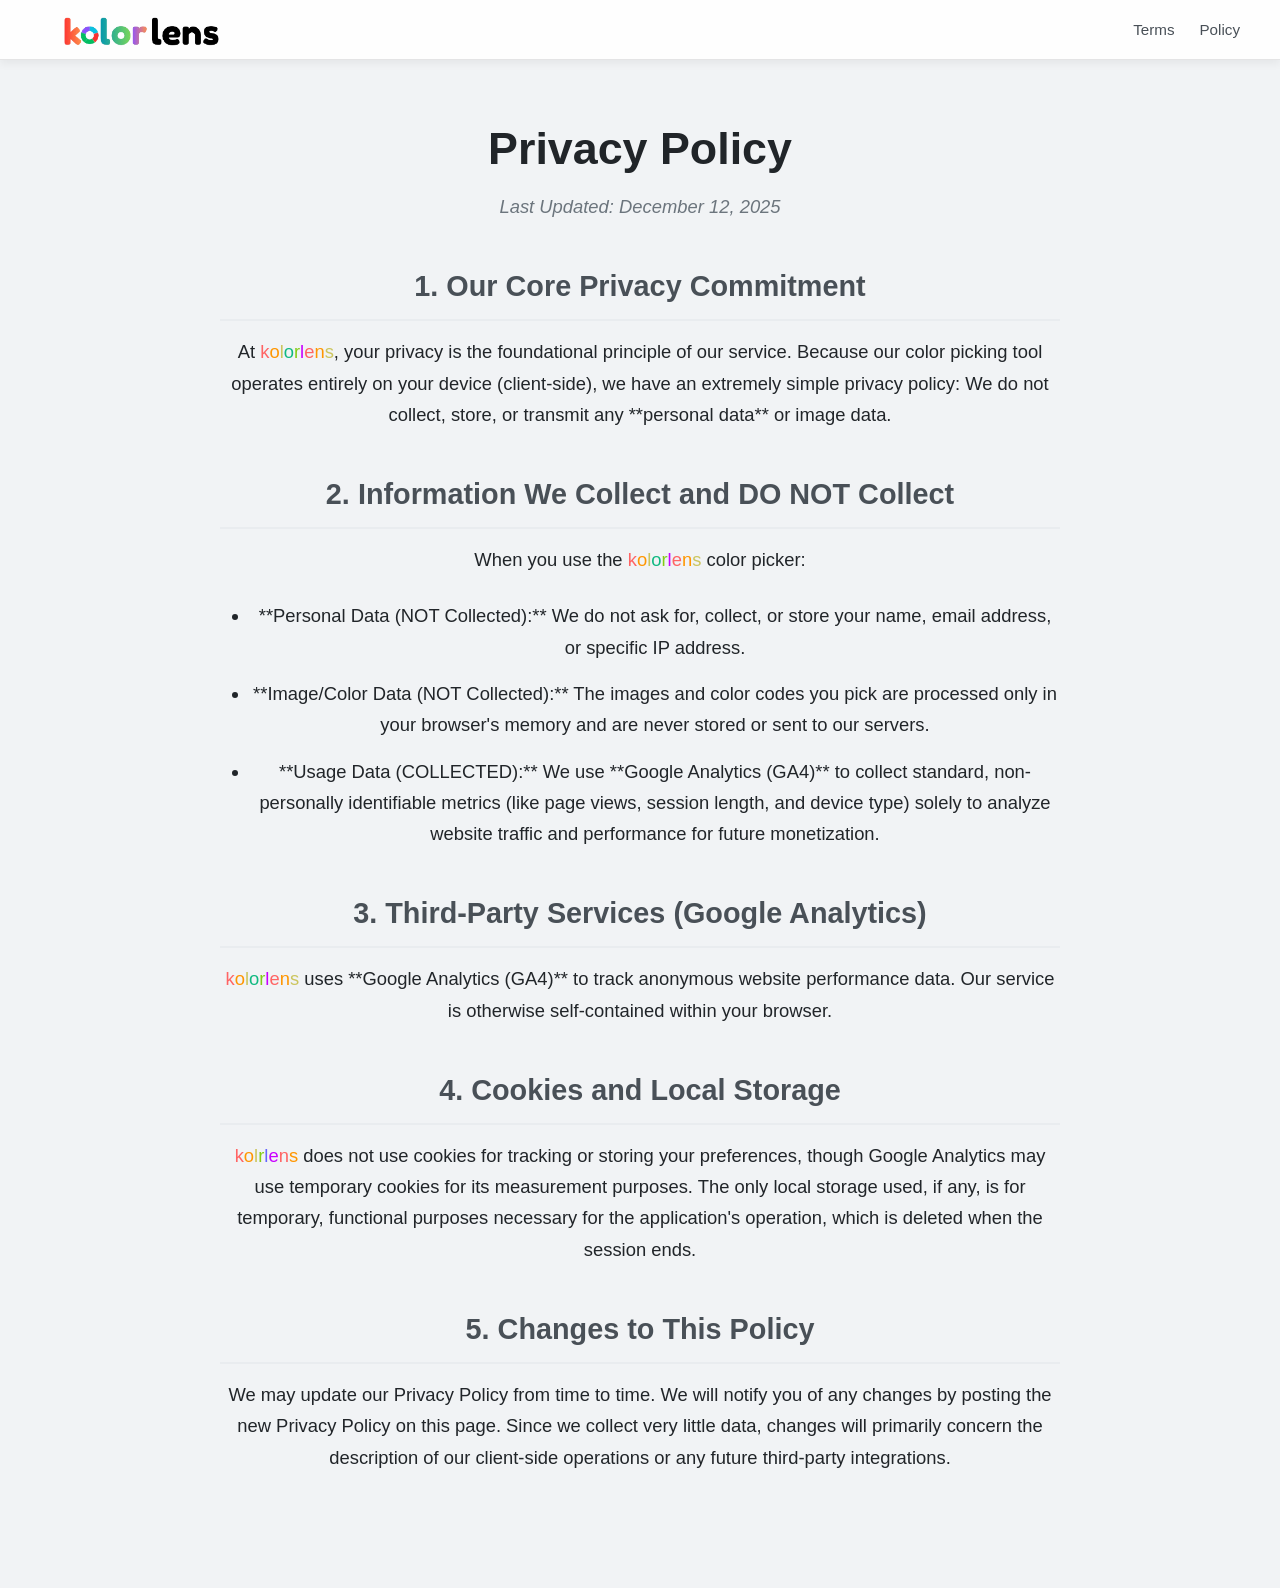
<file: privacy.html>
<!DOCTYPE html>
<html lang="en">
<head>
    <script async src="https://www.googletagmanager.com/gtag/js?id=G-WTRRFC4C4D"></script>
    <script>
      window.dataLayer = window.dataLayer || [];
      function gtag(){dataLayer.push(arguments);}
      gtag('js', new Date());
      // Your unique Measurement ID
      gtag('config', 'G-WTRRFC4C4D'); 
    </script>
    <meta charset="UTF-8">
    <meta name="viewport" content="width=device-width, initial-scale=1.0">
    <title>Privacy Policy - kolorlens</title>
    
    <link rel="icon" type="image/png" href="assets/favicon-32x32.png" sizes="32x32">
    <link rel="icon" type="image/png" href="assets/favicon-16x16.png" sizes="16x16">
    <link rel="shortcut icon" href="assets/favicon.ico" type="image/x-icon">
    <link rel="stylesheet" href="style.css"> 
    <link rel="stylesheet" href="navbar.css"> 
    <link rel="stylesheet" href="legal-pages.css"> 
</head>
<body>
    <nav class="navbar">
        <a href="index.html" class="navbar-brand">
            <img src="assets/logo.png" alt="kolorlens logo" class="navbar-logo">
        </a>
        <div class="navbar-links">
            <a href="terms.html" class="nav-link" target="_blank">Terms</a>
            <a href="privacy.html" class="nav-link" target="_blank">Policy</a>
        </div>
    </nav>
    
    <main class="content-container">
        <h1>Privacy Policy</h1>
        <p class="last-updated">Last Updated: December 12, 2025</p>

        <section>
            <h2>1. Our Core Privacy Commitment</h2>
            <p>At <span style="color: rgb(255,100,100);">k</span><span style="color: rgb(255,150,0);">o</span><span style="color: rgb(204,197,94);">l</span><span style="color: rgb(16,185,129);">o</span><span style="color: rgb(132,204,22);">r</span><span style="color: rgb(200,0,255);">l</span><span style="color: rgb(255,100,100);">e</span><span style="color: rgb(255,150,0);">n</span><span style="color: rgb(204,197,94);">s</span>, your privacy is the foundational principle of our service. Because our color picking tool operates entirely on your device (client-side), we have an extremely simple privacy policy: We do not collect, store, or transmit any **personal data** or image data.</p>
        </section>

        <section>
            <h2>2. Information We Collect and DO NOT Collect</h2>
            <p>When you use the <span style="color: rgb(255,100,100);">k</span><span style="color: rgb(255,150,0);">o</span><span style="color: rgb(204,197,94);">l</span><span style="color: rgb(16,185,129);">o</span><span style="color: rgb(132,204,22);">r</span><span style="color: rgb(200,0,255);">l</span><span style="color: rgb(255,100,100);">e</span><span style="color: rgb(255,150,0);">n</span><span style="color: rgb(204,197,94);">s</span> color picker:</p>
            <ul>
                <li>**Personal Data (NOT Collected):** We do not ask for, collect, or store your name, email address, or specific IP address.</li>
                <li>**Image/Color Data (NOT Collected):** The images and color codes you pick are processed only in your browser's memory and are never stored or sent to our servers.</li>
                <li>**Usage Data (COLLECTED):** We use **Google Analytics (GA4)** to collect standard, non-personally identifiable metrics (like page views, session length, and device type) solely to analyze website traffic and performance for future monetization.</li>
            </ul>
        </section>

        <section>
            <h2>3. Third-Party Services (Google Analytics)</h2>
            <p><span style="color: rgb(255,100,100);">k</span><span style="color: rgb(255,150,0);">o</span><span style="color: rgb(204,197,94);">l</span><span style="color: rgb(16,185,129);">o</span><span style="color: rgb(132,204,22);">r</span><span style="color: rgb(200,0,255);">l</span><span style="color: rgb(255,100,100);">e</span><span style="color: rgb(255,150,0);">n</span><span style="color: rgb(204,197,94);">s</span> uses **Google Analytics (GA4)** to track anonymous website performance data. Our service is otherwise self-contained within your browser.</p>
        </section>

        <section>
            <h2>4. Cookies and Local Storage</h2>
            <p><span style="color: rgb(255,100,100);">k</span><span style="color: rgb(255,150,0);">o</span><span style="color: rgb(204,197,94);">l</span><span style="color: rgb(132,204,22);">r</span><span style="color: rgb(100,100,255);">l</span><span style="color: rgb(200,0,255);">e</span><span style="color: rgb(255,100,100);">n</span><span style="color: rgb(255,150,0);">s</span> does not use cookies for tracking or storing your preferences, though Google Analytics may use temporary cookies for its measurement purposes. The only local storage used, if any, is for temporary, functional purposes necessary for the application's operation, which is deleted when the session ends.</p>
        </section>
        
        <section>
            <h2>5. Changes to This Policy</h2>
            <p>We may update our Privacy Policy from time to time. We will notify you of any changes by posting the new Privacy Policy on this page. Since we collect very little data, changes will primarily concern the description of our client-side operations or any future third-party integrations.</p>
        </section>
    </main>

</body>
</html>
</file>
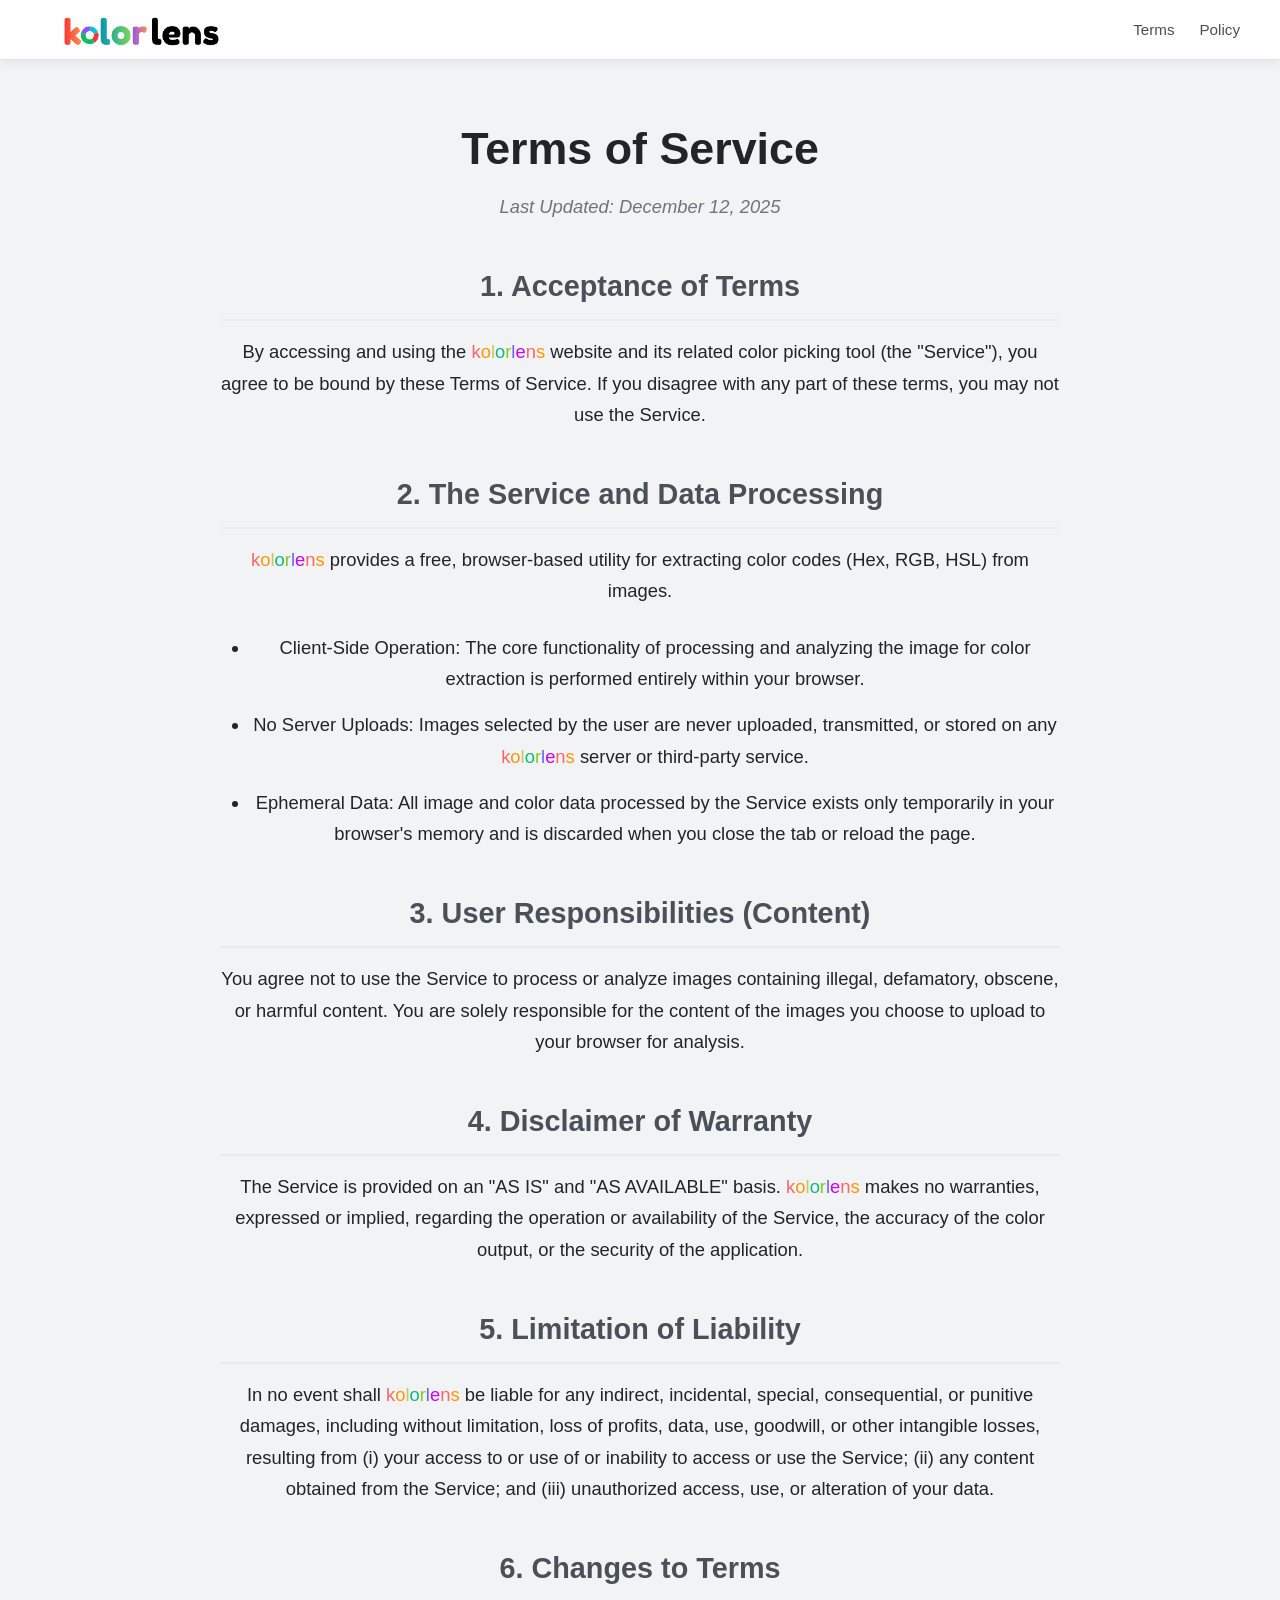
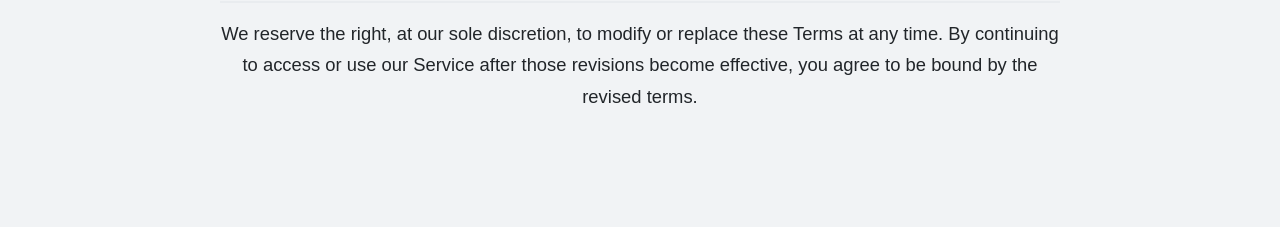
<file: terms.html>
<!DOCTYPE html>
<html lang="en">
<head>
    <script async src="https://www.googletagmanager.com/gtag/js?id=G-WTRRFC4C4D"></script>
    <script>
      window.dataLayer = window.dataLayer || [];
      function gtag(){dataLayer.push(arguments);}
      gtag('js', new Date());
      // Your unique Measurement ID
      gtag('config', 'G-WTRRFC4C4D'); 
    </script>
    <meta charset="UTF-8">
    <meta name="viewport" content="width=device-width, initial-scale=1.0">
    <title>Terms of Service - kolorlens</title>

    <link rel="icon" type="image/png" href="assets/favicon-32x32.png" sizes="32x32">
    <link rel="icon" type="image/png" href="assets/favicon-16x16.png" sizes="16x16">
    <link rel="shortcut icon" href="assets/favicon.ico" type="image/x-icon">
    <link rel="stylesheet" href="style.css"> 
    <link rel="stylesheet" href="navbar.css"> 
    <link rel="stylesheet" href="legal-pages.css"> 
</head>
<body>
    <nav class="navbar">
        <a href="index.html" class="navbar-brand">
            <img src="assets/logo.png" alt="kolorlens logo" class="navbar-logo">
        </a>
        <div class="navbar-links">
            <a href="terms.html" class="nav-link" target="_blank">Terms</a>
            <a href="privacy.html" class="nav-link" target="_blank">Policy</a>
        </div>
    </nav>
    
    <main class="content-container">
        <h1>Terms of Service</h1>
        <p class="last-updated">Last Updated: December 12, 2025</p>

        <section>
            <h2>1. Acceptance of Terms</h2>
            <p>By accessing and using the <span style="color: rgb(255,100,100);">k</span><span style="color: rgb(255,150,0);">o</span><span style="color: rgb(204,197,94);">l</span><span style="color: rgb(16,185,129);">o</span><span style="color: rgb(132,204,22);">r</span><span style="color: rgb(100,100,255);">l</span><span style="color: rgb(200,0,255);">e</span><span style="color: rgb(255,100,100);">n</span><span style="color: rgb(255,150,0);">s</span> website and its related color picking tool (the "Service"), you agree to be bound by these Terms of Service. If you disagree with any part of these terms, you may not use the Service.</p>
        </section>

        <section>
            <h2>2. The Service and Data Processing</h2>
            <p><span style="color: rgb(255,100,100);">k</span><span style="color: rgb(255,150,0);">o</span><span style="color: rgb(204,197,94);">l</span><span style="color: rgb(16,185,129);">o</span><span style="color: rgb(132,204,22);">r</span><span style="color: rgb(100,100,255);">l</span><span style="color: rgb(200,0,255);">e</span><span style="color: rgb(255,100,100);">n</span><span style="color: rgb(255,150,0);">s</span> provides a free, browser-based utility for extracting color codes (Hex, RGB, HSL) from images.</p>
            <ul>
                <li>Client-Side Operation: The core functionality of processing and analyzing the image for color extraction is performed entirely within your browser.</li>
                <li>No Server Uploads: Images selected by the user are never uploaded, transmitted, or stored on any <span style="color: rgb(255,100,100);">k</span><span style="color: rgb(255,150,0);">o</span><span style="color: rgb(204,197,94);">l</span><span style="color: rgb(16,185,129);">o</span><span style="color: rgb(132,204,22);">r</span><span style="color: rgb(100,100,255);">l</span><span style="color: rgb(200,0,255);">e</span><span style="color: rgb(255,100,100);">n</span><span style="color: rgb(255,150,0);">s</span> server or third-party service.</li>
                <li>Ephemeral Data: All image and color data processed by the Service exists only temporarily in your browser's memory and is discarded when you close the tab or reload the page.</li>
            </ul>
        </section>

        <section>
            <h2>3. User Responsibilities (Content)</h2>
            <p>You agree not to use the Service to process or analyze images containing illegal, defamatory, obscene, or harmful content. You are solely responsible for the content of the images you choose to upload to your browser for analysis.</p>
        </section>

        <section>
            <h2>4. Disclaimer of Warranty</h2>
            <p>The Service is provided on an "AS IS" and "AS AVAILABLE" basis. <span style="color: rgb(255,100,100);">k</span><span style="color: rgb(255,150,0);">o</span><span style="color: rgb(204,197,94);">l</span><span style="color: rgb(16,185,129);">o</span><span style="color: rgb(132,204,22);">r</span><span style="color: rgb(100,100,255);">l</span><span style="color: rgb(200,0,255);">e</span><span style="color: rgb(255,100,100);">n</span><span style="color: rgb(255,150,0);">s</span> makes no warranties, expressed or implied, regarding the operation or availability of the Service, the accuracy of the color output, or the security of the application.</p>
        </section>

        <section>
            <h2>5. Limitation of Liability</h2>
            <p>In no event shall <span style="color: rgb(255,100,100);">k</span><span style="color: rgb(255,150,0);">o</span><span style="color: rgb(204,197,94);">l</span><span style="color: rgb(16,185,129);">o</span><span style="color: rgb(132,204,22);">r</span><span style="color: rgb(100,100,255);">l</span><span style="color: rgb(200,0,255);">e</span><span style="color: rgb(255,100,100);">n</span><span style="color: rgb(255,150,0);">s</span> be liable for any indirect, incidental, special, consequential, or punitive damages, including without limitation, loss of profits, data, use, goodwill, or other intangible losses, resulting from (i) your access to or use of or inability to access or use the Service; (ii) any content obtained from the Service; and (iii) unauthorized access, use, or alteration of your data.</p>
        </section>
        
        <section>
            <h2>6. Changes to Terms</h2>
            <p>We reserve the right, at our sole discretion, to modify or replace these Terms at any time. By continuing to access or use our Service after those revisions become effective, you agree to be bound by the revised terms.</p>
        </section>
    </main>

</body>
</html>
</file>
<file: style.css>
/* D:\ColorLense\style.css (FINAL LIGHT MODE ONLY VERSION) */
/* Reset */
*,
*::before,
*::after {
    box-sizing: border-box;
    margin: 0;
    padding: 0;
}

/* ---------------------------------------------------- */
/* --- 1. THEME VARIABLE DEFINITIONS (HARDCODED LIGHT) --- */
/* ---------------------------------------------------- */
:root {
    /* Hardcoded Light Theme Colors */
    --text-color: #212529;
    --background-color: #f1f3f5;
    --card-bg-color: #ffffff;
    --border-color: #e9ecef;
    --hover-bg-color: #f1f3f5;
    --active-bg-color: #e9ecef;
    
    /* Navbar variables hardcoded for light glassy effect */
    --navbar-bg-color-alpha: rgba(255, 255, 255, 0.9);
    --navbar-border-color: rgba(0, 0, 0, 0.05);

    /* Icon Filters (Now fixed to light mode defaults) */
    --icon-filter: none;
    --copy-icon-filter: invert(30%);
}

/* --- REMOVED: DARK THEME OVERRIDES (body.dark-theme) --- */

/* --- BASE STYLES & BODY (Now using only light theme variables) --- */
body {
    font-family: 'Roboto Rounded', 'Poppins', sans-serif;
    background-color: var(--background-color); 
    color: var(--text-color);
    margin: 0;
    padding: 0;
    text-align: center;
    min-height: 100vh;
    overflow-x: hidden;
    /* Transition is kept but will no longer trigger theme switch */
    transition: background-color 0.3s, color 0.3s; 
}

/* ---------------------------------------------------- */
/* --- HERO TAGLINE STYLES --- */
/* ---------------------------------------------------- */

.hero-tagline-wrapper {
    padding-top: 120px; 
    padding-bottom: 40px;
    text-align: center;
    color: var(--text-color); 
}

.hero-tagline {
    color: var(--text-color); 
    margin: 0;
    padding: 0;
}

.hero-subtitle {
    color: var(--text-color); 
    opacity: 0.7; 
    margin-top: 15px; 
    font-size: 1.1em;
}

.highlight {
    color: #007bff;
}

/* Navbar (Hardcoded Shadow and Filter) */
.navbar {
    display: flex;
    justify-content: space-between;
    align-items: center;
    padding: 0 40px;
    height: 50px;
    position: fixed;
    top: 0;
    left: 0;
    width: 100vw;
    z-index: 1000;
    
    background-color: var(--navbar-bg-color-alpha); 
    backdrop-filter: blur(12px);
    -webkit-backdrop-filter: blur(12px);
    border-bottom: 1px solid var(--navbar-border-color); 
    box-shadow: 0 4px 8px rgba(0,0,0,0.05); /* Light mode shadow */
}

/* --- REMOVED: .dark-theme .navbar Shadow Override --- */

.navbar-logo {
    max-height: 30px;
    width: auto;
    transform: translateY(2px);
}

.navbar-menu {
    list-style: none;
    display: flex;
    gap: 25px;
    margin: 0;
    padding: 0;
    height: 100%;
    align-items: center;
}

.navbar-menu li a {
    color: var(--text-color); 
    text-decoration: none;
    font-weight: 500;
    transition: color 0.3s;
    line-height: 50px;
}

.navbar-menu li a:hover {
    color: #007bff;
}

/* ---------------------------------------------------- */
/* --- REMOVED: THEME TOGGLE & SETTINGS PANEL STYLES (NO LONGER NEEDED) --- */
/* The styles for .settings-group, .theme-panel, .theme-option, etc. are now redundant */

.settings-group {
    position: relative;
}

.icon-button {
    background: none;
    border: none;
    cursor: pointer;
    padding: 8px;
    border-radius: 50%;
    transition: background-color 0.2s;
}

.icon-button img {
    filter: var(--icon-filter); /* Uses 'none' from :root */
}

/* --- REMOVED: .dark-theme .icon-button img filter invert --- */

.icon-button:hover {
    background-color: rgba(0, 0, 0, 0.05);
}

/* --- REMOVED: .dark-theme .icon-button:hover --- */

/* --- REMOVED: .theme-panel, .theme-option styles --- */


/* ---------------------------------------------------- */
/* --- 3. MAIN CONTENT (Hardcoded Shadow) --- */
/* ---------------------------------------------------- */

.main-content-card {
    /* Central Card Styling */
    max-width: 1000px; 
    margin: 60px auto 60px auto; 
    background-color: var(--card-bg-color);
    border-radius: 12px;
    padding: 30px; 
    box-shadow: 0 10px 30px rgba(0,0,0,0.08); /* Light mode shadow */
    transition: background-color 0.3s, box-shadow 0.3s;
}

/* --- REMOVED: .dark-theme .main-content-card Shadow Override --- */


.hero-wrapper {
    display: flex;
    flex-wrap: wrap;
    justify-content: space-between; 
    gap: 40px; 
    align-items: flex-start; 
    width: 100%;
}

/* Left: Image as hero */
.hero-left {
    flex: 1 1 650px; 
    max-width: 700px; 
    position: relative;
    max-height: 500px; 
    min-height: 250px;
    display: flex; 
    justify-content: center;
    align-items: center;
    overflow: hidden;
}

#display-image {
    width: auto; 
    height: auto; 
    max-width: 100%; 
    max-height: 100%; 
    object-fit: contain;
    display: block;
    border-radius: 12px; 
    box-shadow: 0 4px 20px rgba(0,0,0,0.08);
    cursor: crosshair;
    user-select: none;
    transition: box-shadow 0.3s;
}

#canvas {
    display: none;
}

/* Magnifier */
#magnifier {
    display: none;
    position: fixed;
    border: 3px solid white;
    width: 150px; 
    height: 150px; 
    border-radius: 15px;
    box-shadow: 0 4px 12px rgba(0,0,0,0.4);
    pointer-events: none;
    z-index: 1000;
    overflow: hidden;
    background-color: white;
    background-repeat: no-repeat; 
    display: flex; 
    justify-content: center;
    align-items: center;
    
    transform: translate(-50%, -50%);
}

#magnifier::after {
    content: '';
    position: absolute;
    width: 15px; 
    height: 15px; 
    border: 1px solid black; 
    outline: 1px solid white; 
    top: 50%;
    left: 50%;
    transform: translate(-50%, -50%);
    z-index: 1001; 
    box-shadow: 0 0 0 100vmax rgba(0,0,0,0.05) inset;
}


/* Right: Info container (Controls Column) */
.hero-right {
    flex: 0 0 250px; 
    max-width: 300px; 
    display: flex;
    flex-direction: column;
    align-items: flex-start; 
    text-align: left; 
    gap: 25px;
}

/* --- Color Box Area (Single Box) --- */
.colors-section {
    width: 100%; 
    text-align: left; 
}

.picked-color-box.single-box {
    width: 100%; 
    max-width: 300px; 
    height: 120px; 
    border-radius: 8px;
    background-color: var(--hover-bg-color); 
    border: 2px dashed var(--border-color); 
    box-shadow: 0 4px 10px rgba(0,0,0,0.05);
    transition: background-color 0.3s;
    margin: 0; 
    position: relative;
    display: flex;
    justify-content: center;
    align-items: center;
}

#color-prompt-message {
    font-size: 0.9em;
    color: var(--text-color);
    opacity: 0.7;
    text-align: center;
    padding: 10px;
}


/* --- Color Details Card --- */
.color-details-card {
    width: 100%;
    margin: 0; 
    background-color: transparent; 
    border-radius: 12px;
    padding: 0; 
    box-shadow: none; 
    display: flex;
    flex-direction: column;
    gap: 10px; 
}

.color-row-container {
    display: flex;
    align-items: stretch; 
    height: 40px; 
    border-radius: 8px; 
    overflow: hidden; 
    border: var(--border-color) 1px solid;
}

.color-label-box {
    flex: 0 0 60px; 
    background-color: var(--hover-bg-color); 
    display: flex;
    align-items: center;
    justify-content: center;
    padding: 0 10px;
}

.color-label-text {
    font-size: 0.8em;
    font-weight: 500;
    color: var(--text-color); 
}

.color-value-box {
    flex-grow: 1; 
    background-color: var(--card-bg-color); 
    display: flex;
    align-items: center;
    justify-content: space-between;
    padding: 0 15px;
}

.color-value {
    font-size: 1em;
    font-weight: 600;
    color: var(--text-color);
    margin-right: auto;
}

.copy-button {
    background: none;
    border: none;
    cursor: pointer;
    padding: 5px;
    transition: opacity 0.2s;
    height: 100%; 
    display: flex;
    align-items: center;
}

.copy-button img {
    width: 20px;
    height: 20px;
    filter: var(--copy-icon-filter); /* Uses invert(30%) from :root */
}

/* --- REMOVED: .dark-theme .copy-button img filter invert --- */

.copy-button:hover {
    opacity: 0.7;
}

.view-details-link {
    display: block;
    margin-top: 10px;
    color: #007bff;
    text-decoration: none;
    font-weight: 500;
    text-align: left;
    transition: color 0.3s;
}

.view-details-link:hover {
    color: #0056b3;
}

/* --- Custom Upload Section --- */
.upload-container {
    width: 100%;
    margin: 0; 
    background-color: var(--card-bg-color);
    border-radius: 12px;
    padding: 0; 
    box-shadow: none; 
    text-align: left;
    display: flex;
    flex-direction: column;
    gap: 15px;
}

.upload-box {
    width: 100%;
    padding: 30px 20px;
    border-radius: 8px;
    background-color: var(--hover-bg-color);
    display: flex;
    justify-content: center;
    align-items: center;
    box-shadow: inset 0 0 0 2px var(--border-color); 
}

.hidden-input {
    display: none;
}

.upload-button {
    display: inline-block;
    padding: 12px 25px;
    font-size: 1.1em;
    border-radius: 6px;
    /* Button colors hardcoded to light theme look */
    background-color: #212529; 
    color: #ffffff; 
    cursor: pointer;
    transition: background 0.3s;
    font-weight: 500;
    font-family: 'Roboto Rounded', sans-serif; 
}

.upload-button:hover {
    background-color: #495057;
}

.data-protection-note {
    display: flex;
    align-items: flex-start;
    gap: 10px;
    font-size: 0.9em;
    color: var(--text-color);
    opacity: 0.7;
}

.check-icon {
    color: #28a745;
    font-weight: bold;
    font-size: 1.2em;
    line-height: 1;
}

.data-protection-note p strong {
    color: #007bff;
    font-weight: 600;
}

/* Features Section */
.features {
    display: flex;
    flex-wrap: wrap;
    justify-content: center;
    gap: 40px;
    padding: 60px 20px;
    background-color: var(--card-bg-color);
    transition: background-color 0.3s;
}

.feature {
    flex: 1 1 250px;
    max-width: 300px;
    background-color: var(--hover-bg-color);
    border-radius: 12px;
    padding: 25px;
    box-shadow: 0 6px 18px rgba(0,0,0,0.05);
    transition: transform 0.3s, box-shadow 0.3s, background-color 0.3s;
}

.feature:hover {
    transform: translateY(-5px);
    box-shadow: 0 12px 24px rgba(0,0,0,0.1);
}

.feature h2 {
    font-size: 1.5em;
    color: #007bff;
    margin-bottom: 12px;
}

.feature p {
    font-size: 1em;
    color: var(--text-color);
    opacity: 0.9;
}

/* ---------------------------------------------------- */
/* --- CTA STYLING --- */
/* ---------------------------------------------------- */
.cta-banner {
    text-align: center;
    padding: 60px 20px;
    background-color: var(--card-bg-color); 
    border-top: 1px solid var(--border-color);
    margin-top: 50px;
    transition: background-color 0.3s, border-top 0.3s;
}

.cta-banner h2 {
    font-size: 2.5em;
    margin-bottom: 15px;
    color: var(--text-color);
}

.cta-banner p {
    font-size: 1.2em;
    color: var(--text-color);
    opacity: 0.7;
    margin-bottom: 30px;
}

.cta-button {
    background-color: #007bff;
    color: white;
    border: none;
    padding: 15px 30px;
    font-size: 1.1em;
    font-weight: bold;
    border-radius: 8px;
    cursor: pointer;
    transition: background-color 0.3s, transform 0.1s;
    box-shadow: 0 4px 6px rgba(0, 0, 0, 0.1);
    font-family: 'Roboto Rounded', sans-serif; 
}

.cta-button:hover {
    background-color: #0056b3;
    transform: translateY(-1px);
}

/* Responsive (Adjusted alignment for mobile) */
@media (max-width: 768px) {
    .main-content-card {
        margin: 100px 10px 30px 10px; 
        padding: 20px;
        max-width: 100%;
    }
    
    .hero-wrapper {
        flex-direction: column;
        align-items: center;
        gap: 20px;
        justify-content: center; 
    }

    .hero-left {
        max-width: 100%;
        max-height: none; 
    }

    .hero-right {
        max-width: 100%;
        align-items: flex-start; 
        padding: 0 10px; 
    }
    
    .colors-section, .color-details-card, .upload-container {
        width: 100%; 
        text-align: left; 
        margin: 0; 
    }
    
    .picked-color-box.single-box {
        margin: 0;
    }

    .navbar {
        flex-direction: column;
        align-items: flex-start;
        height: auto;
        padding: 10px 20px;
    }

    .navbar-menu {
        flex-direction: column;
        gap: 10px;
        width: 100%;
    }

    .navbar-menu li a {
        line-height: normal;
    }
}
</file>
<file: navbar.css>
/* Navbar Styles (Light Mode Only) */
.navbar {
    display: flex;
    justify-content: space-between;
    align-items: center;
    padding: 0 40px; 
    height: 60px; /* Kept height for consistency */
    position: fixed;
    top: 0;
    left: 0;
    width: 100vw;
    z-index: 1000;

    /* ★ FIX: Hardcoded light theme values (replaces variables) ★ */
    background-color: rgba(255, 255, 255, 0.9); /* Opaque white background for light mode */
    backdrop-filter: blur(8px); /* Reduced blur as it's less necessary */
    -webkit-backdrop-filter: blur(8px);
    border-bottom: 1px solid rgba(0, 0, 0, 0.1); /* Light gray/black border */
    box-shadow: 0 4px 8px rgba(0,0,0,0.05);
}

.navbar-brand {
    display: flex;
    align-items: center;
    height: 100%;
}

.navbar-logo {
    max-height: 100px; 
    width: auto;
    display: block;
    margin: 0; 
}

/* ================================================= */
/* NEW: Terms and Policy Links */
/* ================================================= */

.navbar-links {
    display: flex;
    align-items: center;
    gap: 25px; /* Spacing between Terms and Policy */
    height: 100%;
}

.nav-link {
    text-decoration: none;
    font-size: 0.95em;
    font-weight: 500;
    /* Hardcode link text color for the light theme */
    color: #495057; 
    transition: color 0.3s;
}

.nav-link:hover {
    color: #007bff; /* Primary hover color */
}

/* NOTE: .navbar-menu selector removed as it is no longer used for the legal links */


/* Responsive for smaller screens */
@media (max-width: 768px) {
    .navbar {
        flex-direction: column;
        align-items: flex-start;
        height: auto;
        padding: 10px 20px;
    }
    
    /* Adjust link group layout for mobile */
    .navbar-links {
        width: 100%;
        gap: 15px; /* Tighter spacing on mobile */
        justify-content: flex-end; /* Align links to the right or center as needed */
        height: auto;
        padding-top: 5px;
        padding-bottom: 5px;
    }

    .nav-link {
        font-size: 0.9em;
    }
}
</file>
<file: legal-pages.css>
/* D:\ColorLense\legal-pages.css */

/* General container style to center and limit width */
.content-container {
    max-width: 900px; /* Slightly wider for better readability of legal text */
    margin: 80px auto 60px auto; /* Push down past the fixed navbar, more bottom margin */
    padding: 30px;
    font-family: 'Roboto', Arial, sans-serif;
    line-height: 1.7; /* Increased line height for better separation */
    color: #212529; /* Light theme text color */
}

/* Headings */
.content-container h1 {
    font-size: 2.8em; /* Big, clear main title */
    font-weight: 700;
    margin-bottom: 5px;
}

.content-container h2 {
    font-size: 1.8em; /* Big, readable section headings */
    font-weight: 600;
    margin-top: 40px;
    margin-bottom: 15px;
    color: #495057; /* Slightly softer dark color */
    border-bottom: 2px solid #e9ecef;
    padding-bottom: 8px;
}

/* Paragraphs and Lists */
.content-container p {
    font-size: 1.15em; /* Large, comfortable body font size */
    margin-bottom: 25px;
}

.content-container ul {
    padding-left: 30px; /* Indent lists clearly */
    list-style-type: disc;
    margin-bottom: 30px;
}

.content-container li {
    font-size: 1.15em; /* Ensure list items are also big */
    margin-bottom: 15px;
}

/* Special Emphasis */
.content-container strong {
    font-weight: 700;
    color: #000;
}

/* Metadata */
.last-updated {
    font-size: 1em;
    font-style: italic;
    color: #6c757d;
    margin-bottom: 40px;
}

/* Responsive adjustment for smaller screens */
@media (max-width: 960px) {
    .content-container {
        max-width: 100%;
        padding: 20px 15px;
        margin-top: 70px;
    }
    .content-container h1 {
        font-size: 2.2em;
    }
    .content-container h2 {
        font-size: 1.6em;
    }
    .content-container p, .content-container li {
        font-size: 1em; /* Slight reduction for mobile space */
    }
}
</file>
